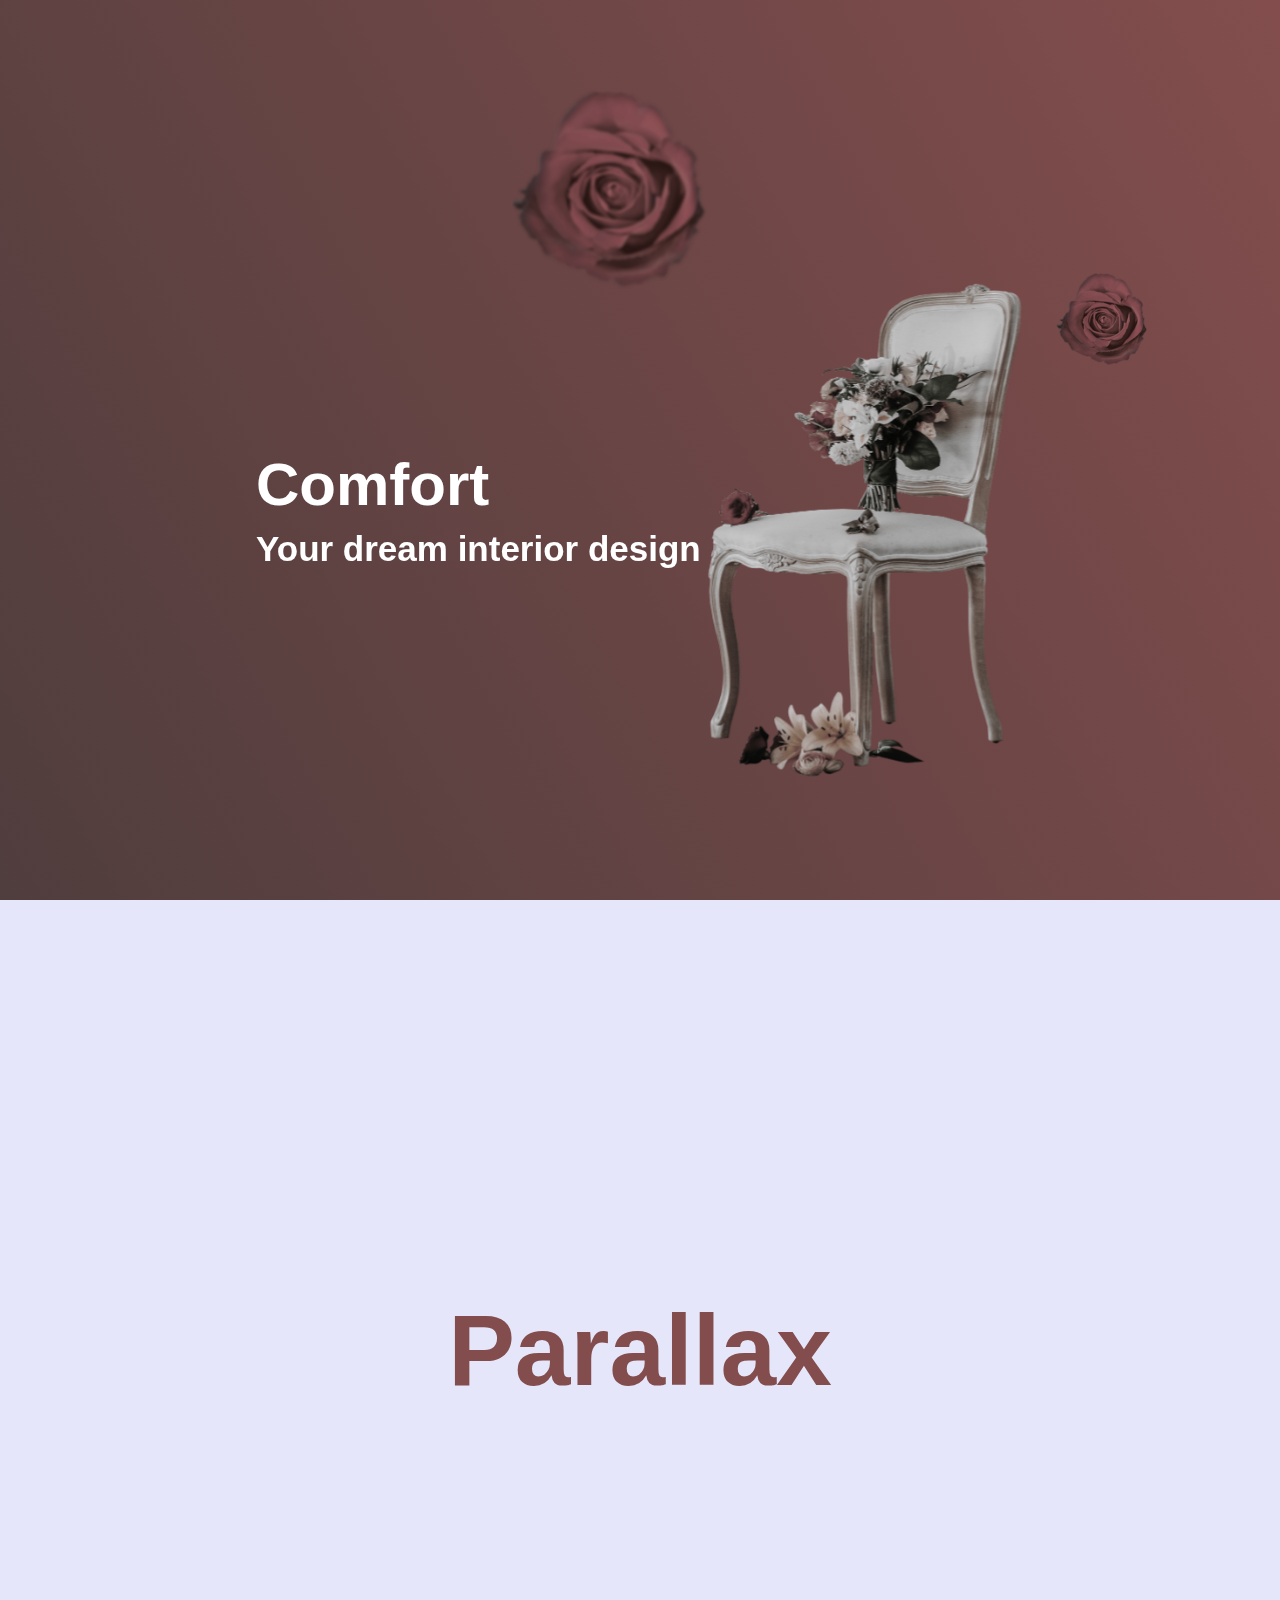
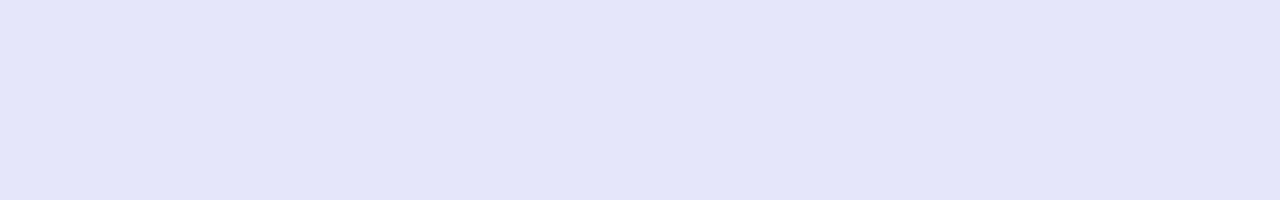
<file: 2.5D-Parallax-Effect/index.html>
<!DOCTYPE html>
<html lang="en">
  <head>
    <meta charset="UTF-8" />
    <meta name="viewport" content="width=device-width, initial-scale=1.0" />
    <link rel="stylesheet" href="style.css" />
    <title>2.5D Parallax Effect</title>
  </head>
  <body>
    <header>
      <div class="intro-text">
        <h1>Comfort</h1>
        <h3>Your dream interior design</h3>
      </div>

      <img class="chair" src="./img/chair-intro.png" alt="chair" />
      <img class="big-rose" src="./img/big-rose.png" alt="big-rose" />
      <img class="small-rose" src="./img/small-rose.png" alt="small-rose" />
    </header>

    <section>
      <h1>Parallax</h1>
    </section>
    <script src="app.js"></script>
  </body>
</html>
</file>
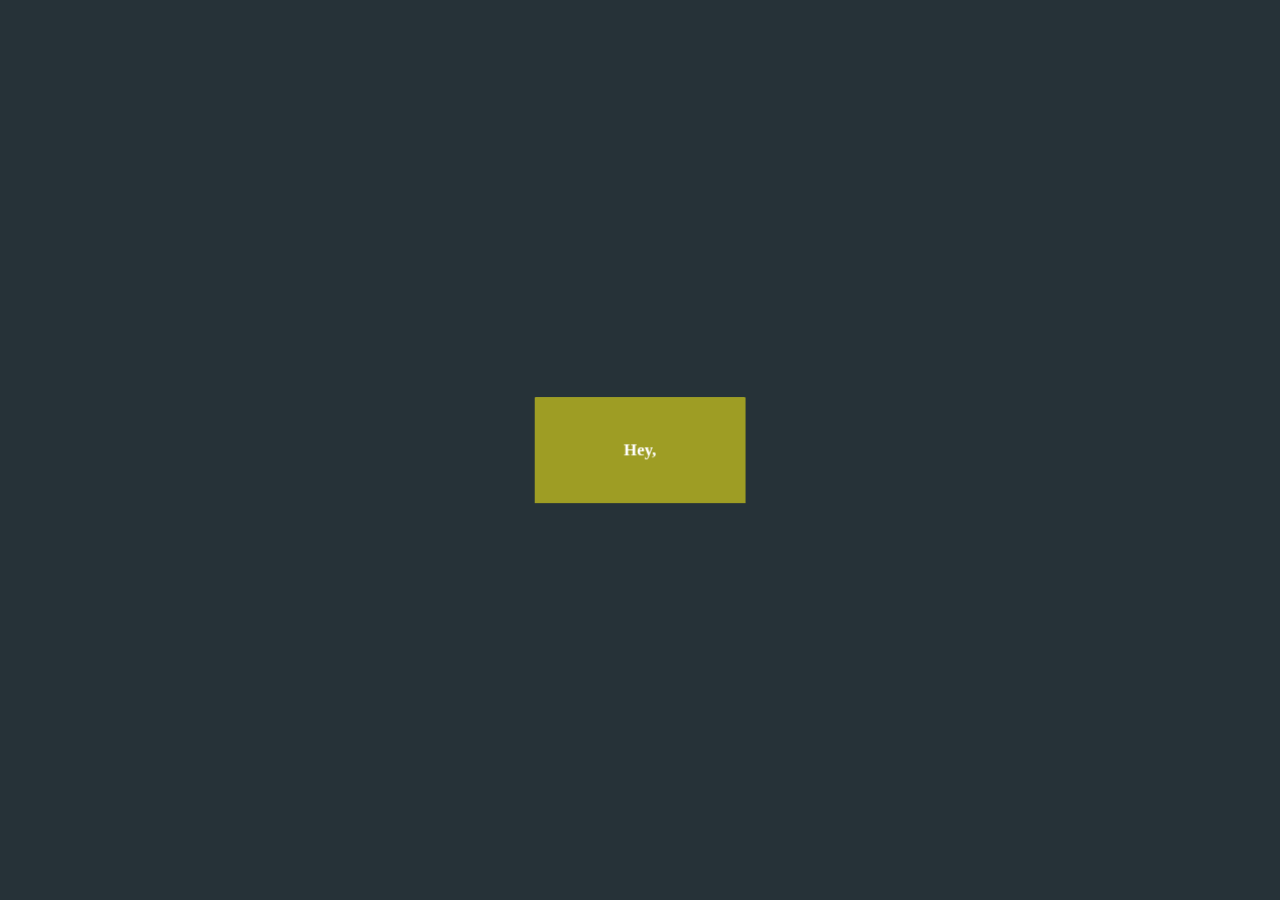
<file: 3DFlipButton/index.html>
<!DOCTYPE html>
<html lang="en">
  <head>
    <meta charset="UTF-8" />
    <meta name="viewport" content="width=device-width, initial-scale=1.0" />
    <title>3D Flip Button</title>

    <link rel="stylesheet" href="style.css" />
  </head>
  <body>
    <div class="container">
      <div class="btn-wrapper">
        <div class="front">Hey,</div>
        <div class="back">There</div>
      </div>
    </div>
  </body>
</html>
</file>
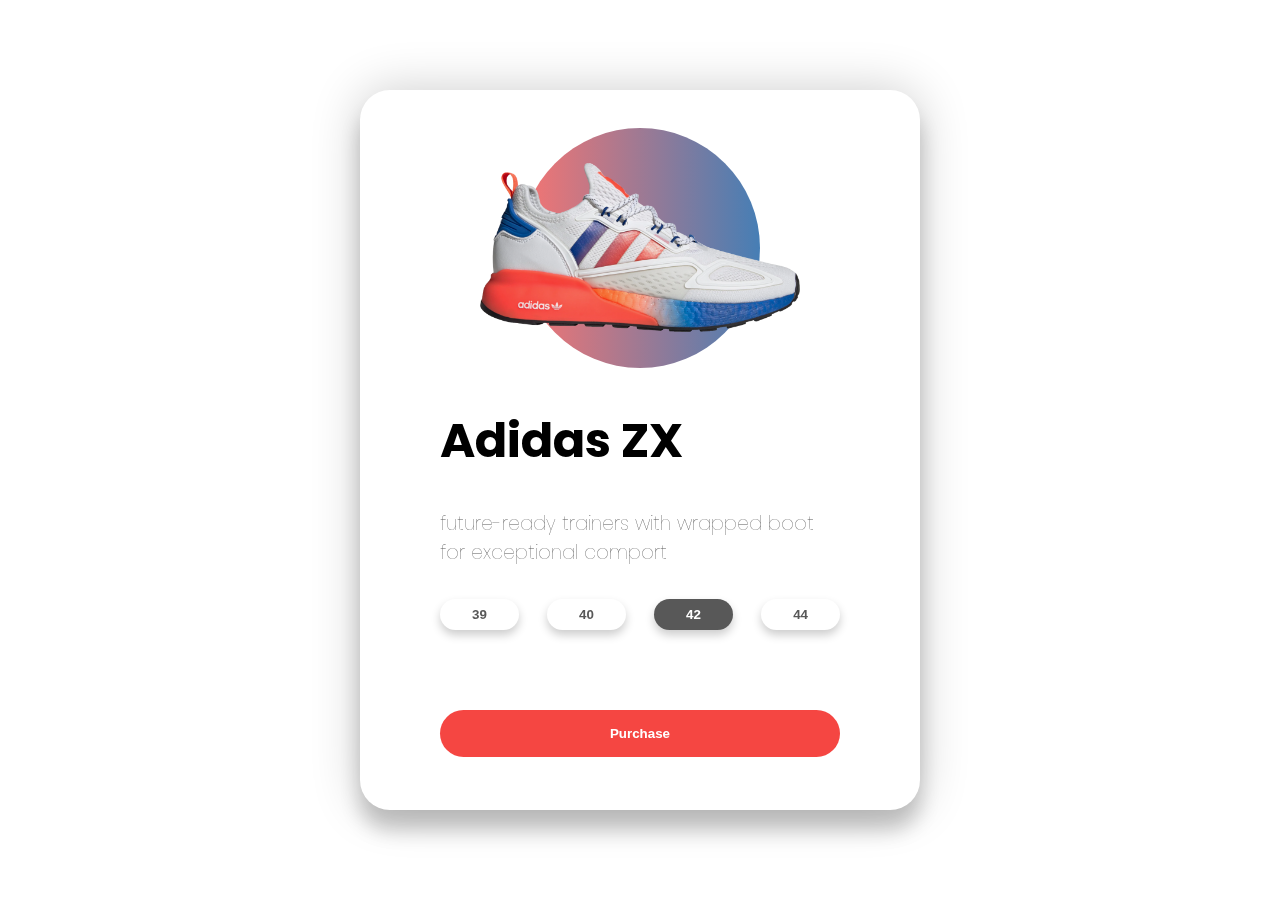
<file: 3DShoesCard/index.html>
<!DOCTYPE html>
<html lang="en">
  <head>
    <meta charset="UTF-8" />
    <meta name="viewport" content="width=device-width, initial-scale=1.0" />
    <link
      href="https://fonts.googleapis.com/css2?family=Poppins:wght@400;500&display=swap"
      rel="stylesheet"
    />
    <link rel="stylesheet" href="style.css" />
    <title>3D Shoes Card</title>
  </head>
  <body>
    <div class="container">
      <div class="card">
        <div class="sneaker">
          <div class="circle"></div>
          <img src="./adidas.png" alt="adidas" />
        </div>

        <div class="info">
          <h1 class="title">Adidas ZX</h1>
          <h3>
            future-ready trainers with wrapped boot for exceptional comport
          </h3>

          <div class="sizes">
            <button>39</button>
            <button>40</button>
            <button class="active">42</button>
            <button>44</button>
          </div>
          <div class="purchase">
            <button>Purchase</button>
          </div>
        </div>
      </div>
    </div>
    <script src="app.js"></script>
  </body>
</html>
</file>
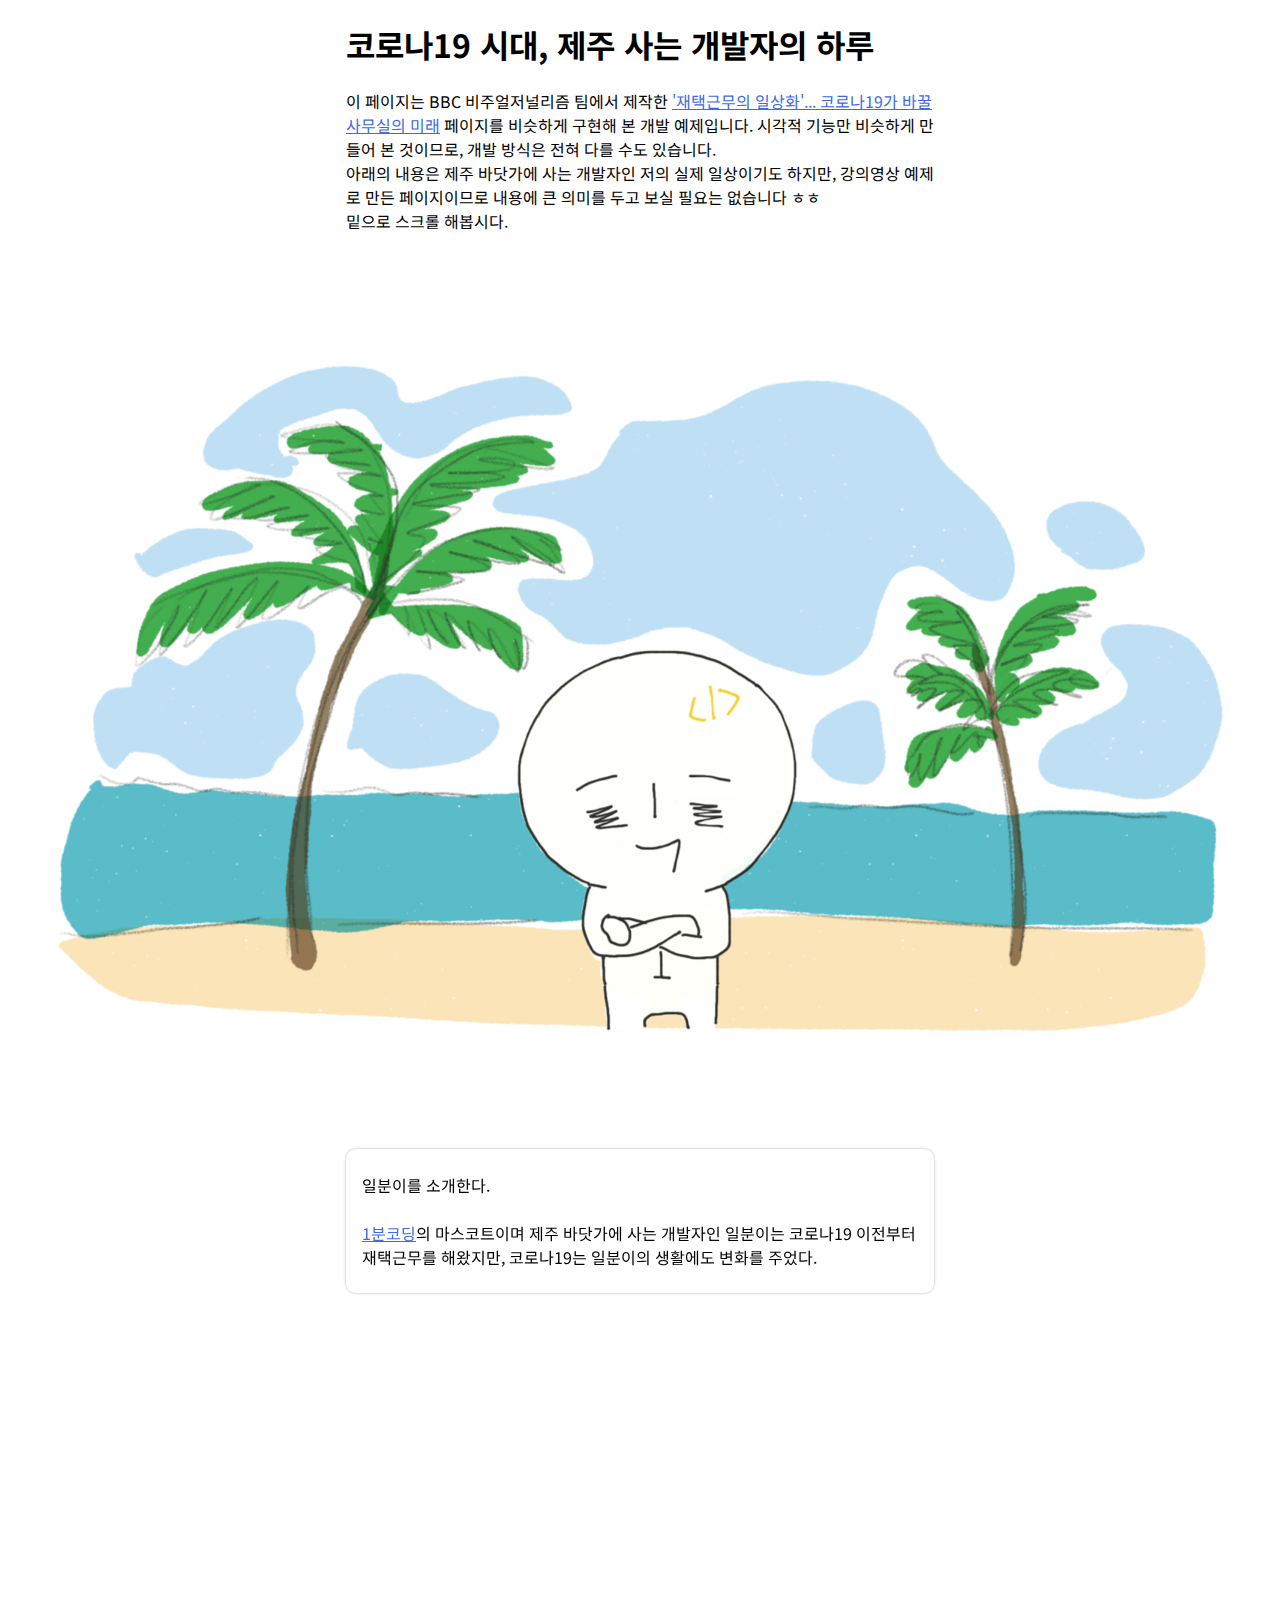
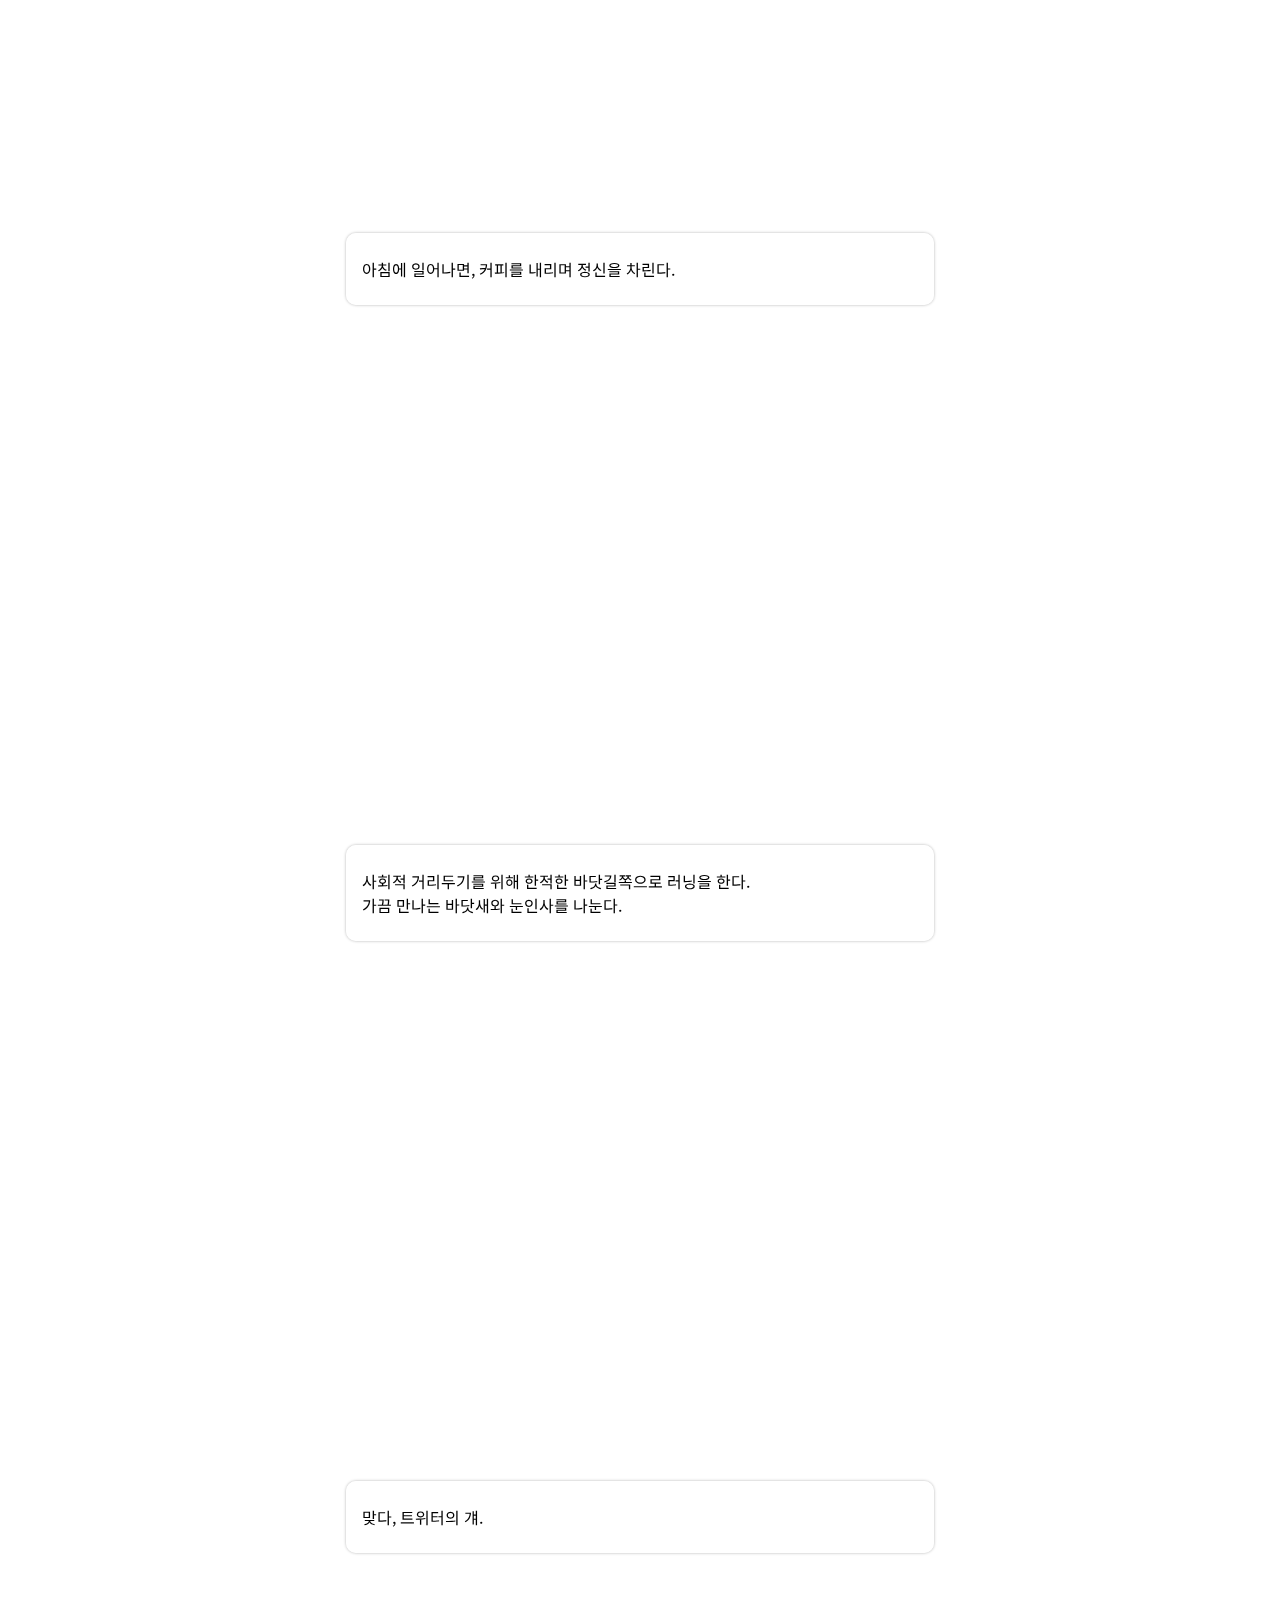
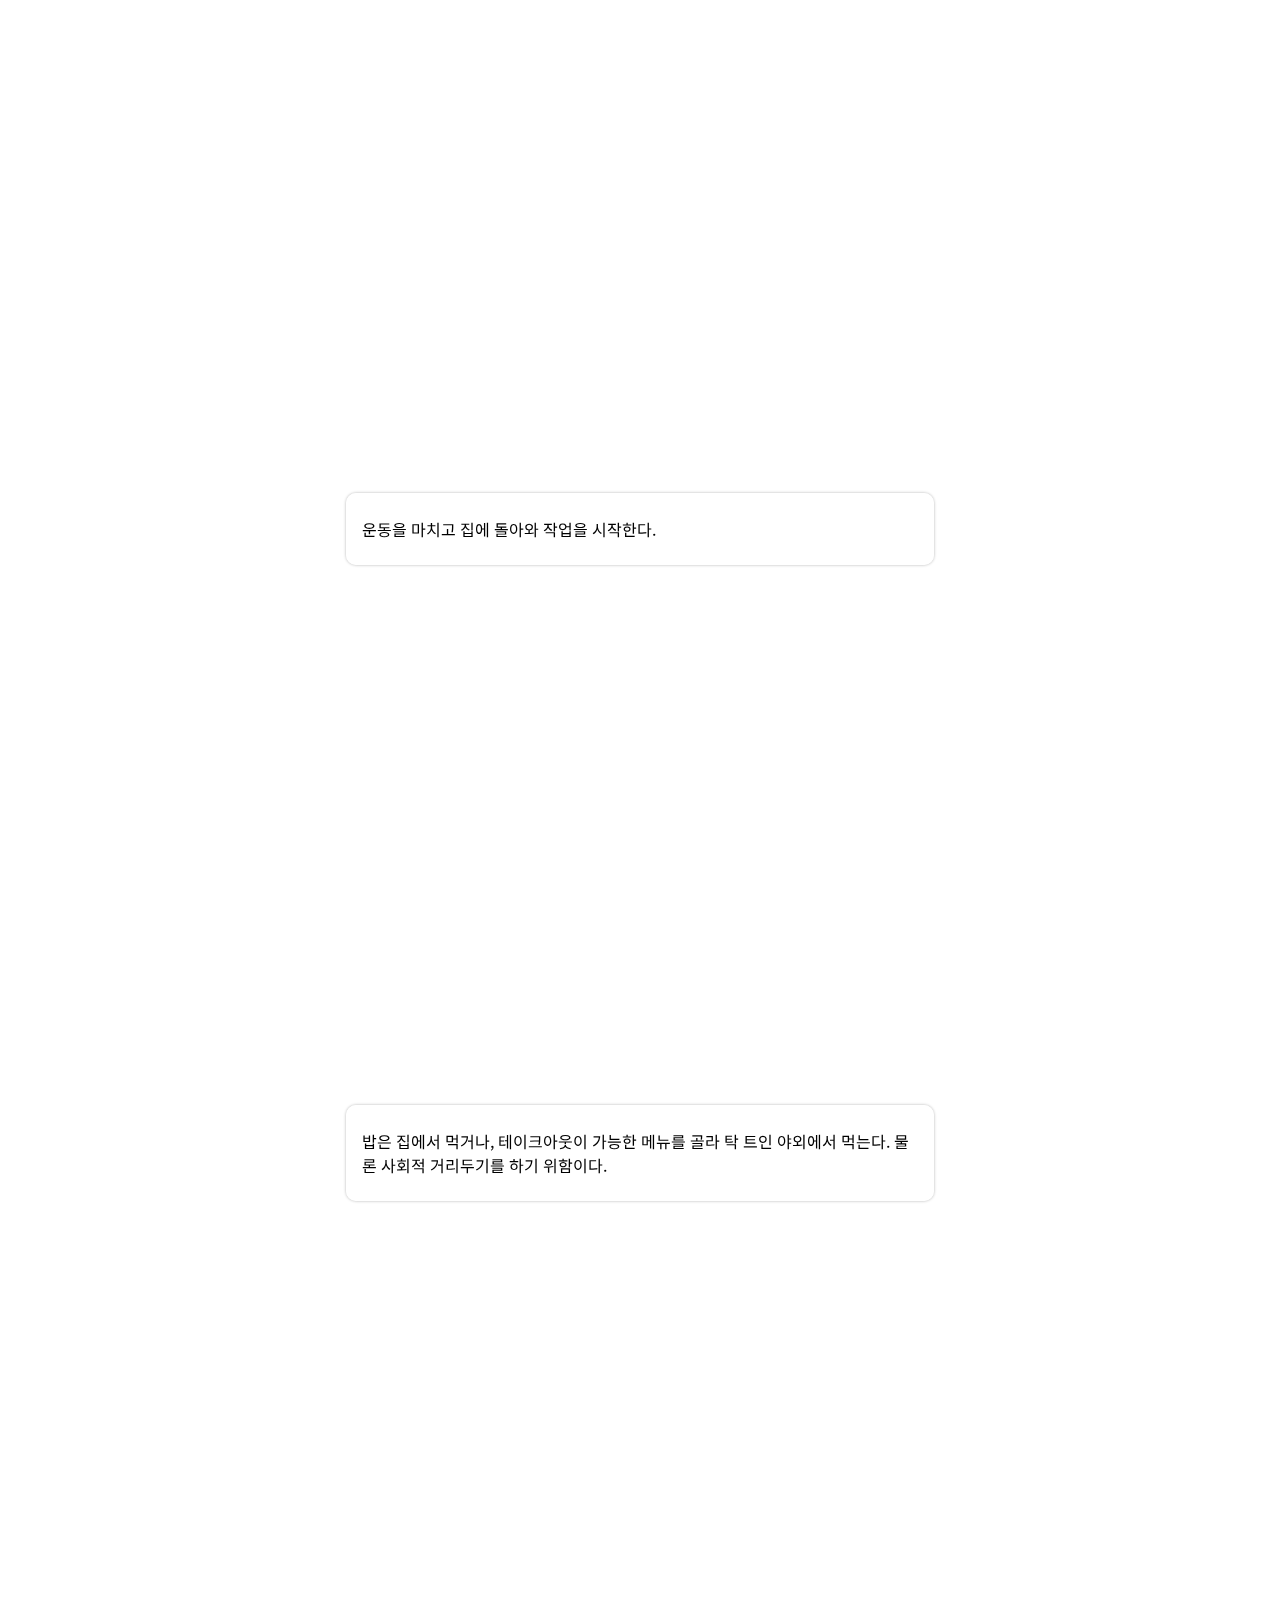
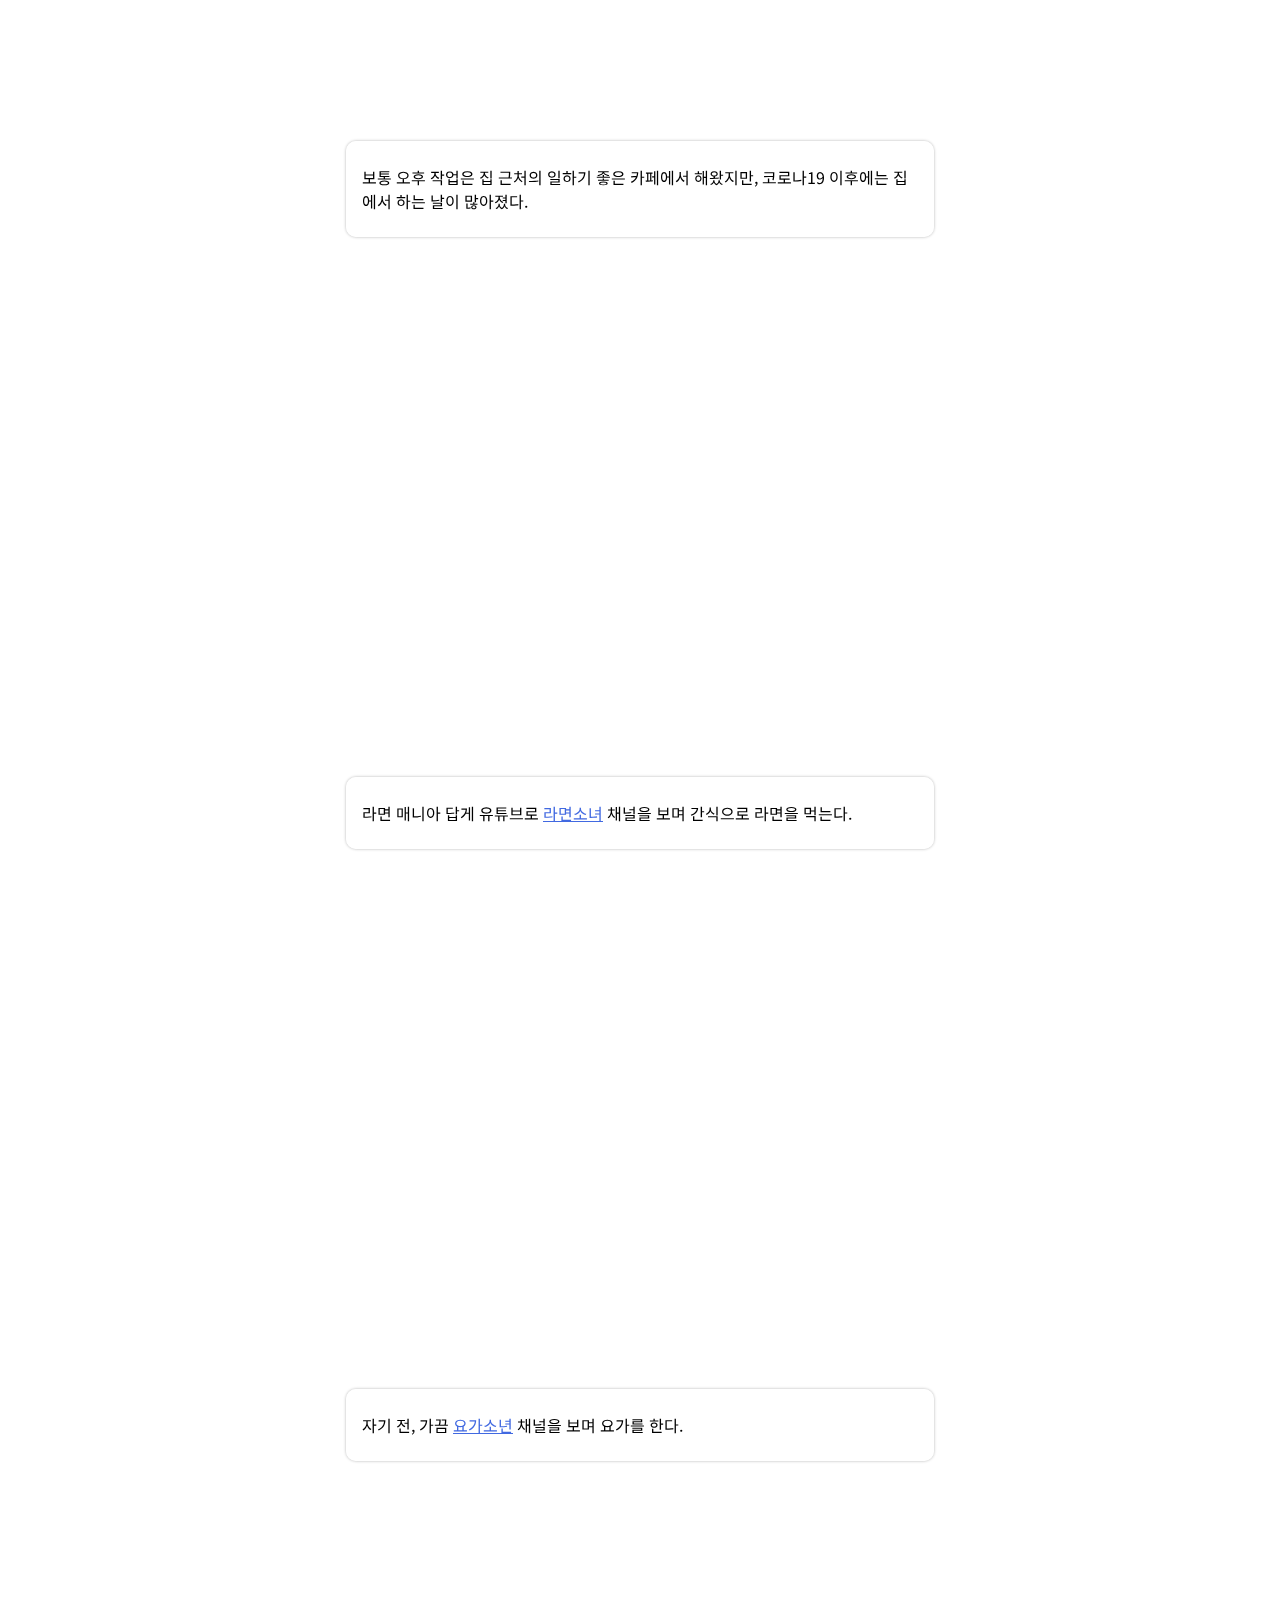
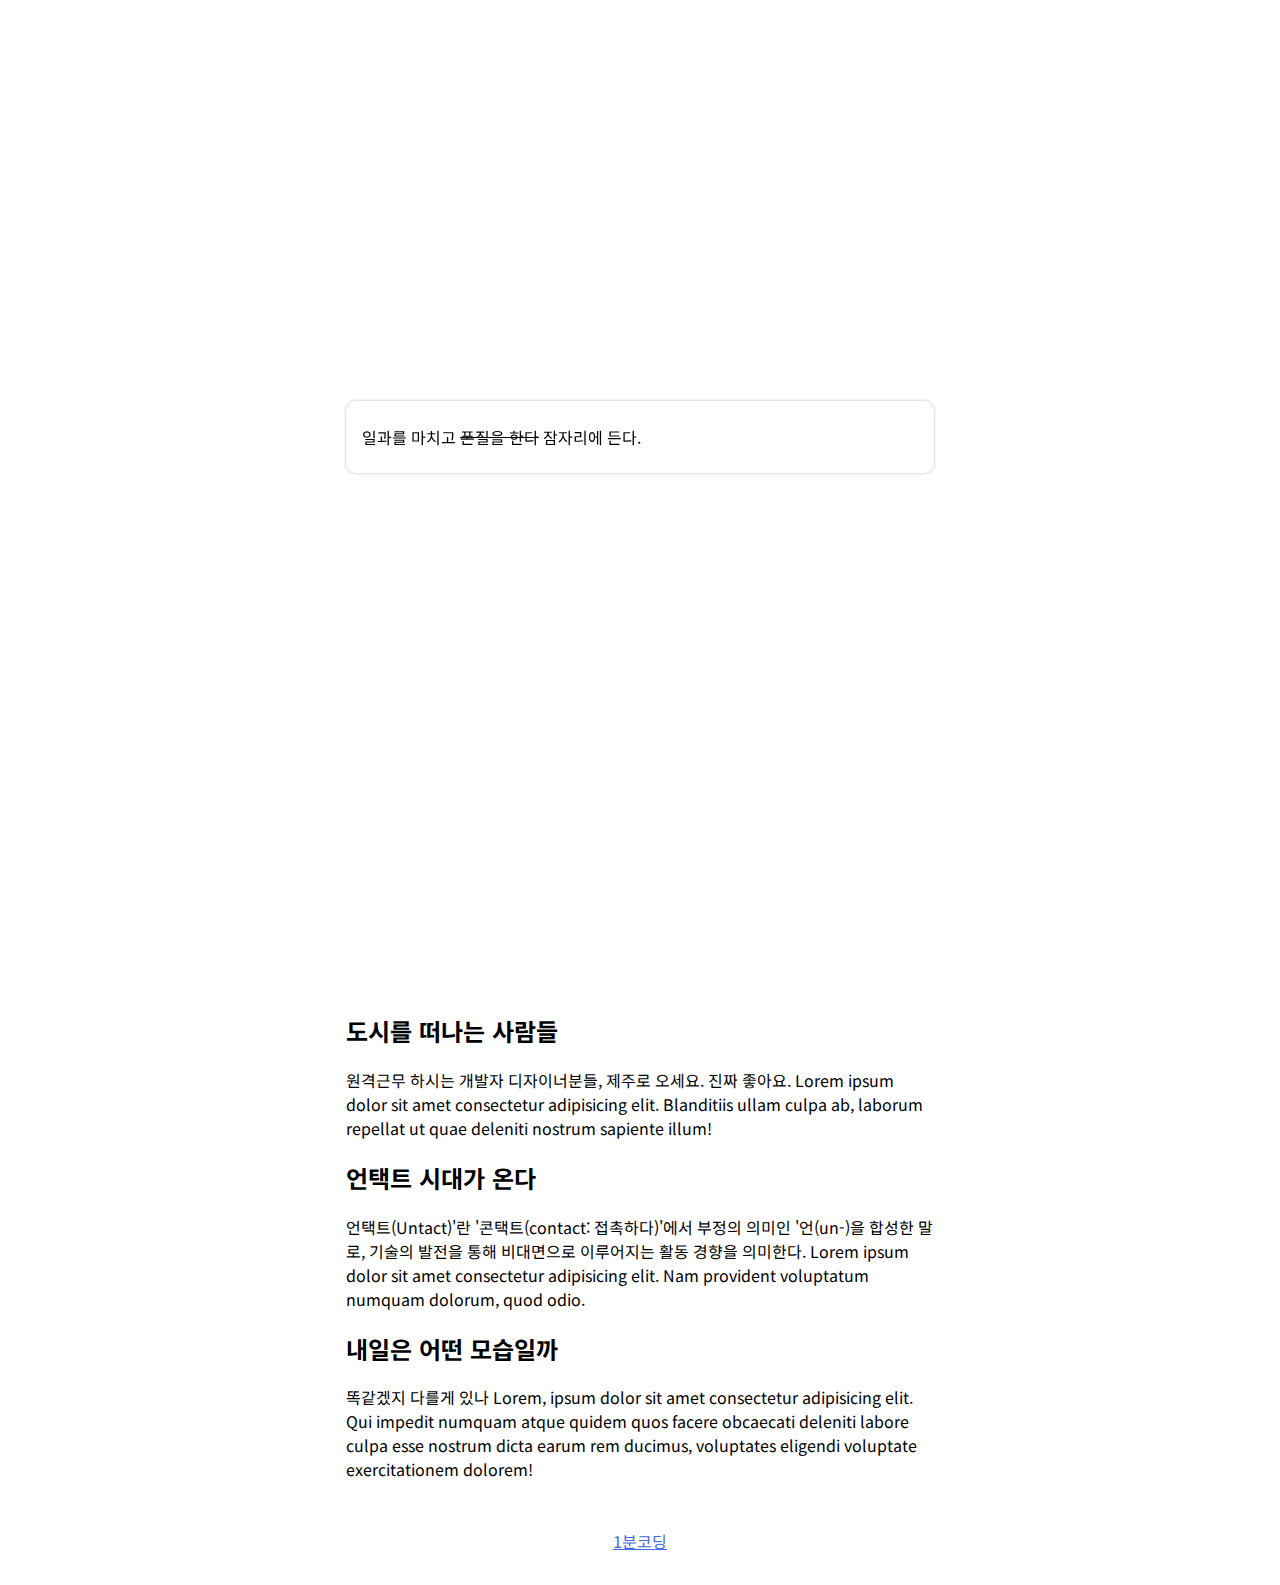
<file: BBClone/index.html>
<!DOCTYPE html>
<html lang="ko">
  <head>
    <meta charset="UTF-8" />
    <meta name="viewport" content="width=device-width, initial-scale=1.0" />
    <title>1분코딩 예제 - 코로나19 시대, 제주 사는 개발자의 하루</title>
    <link
      href="https://fonts.googleapis.com/css2?family=Noto+Sans+KR:wght@400;700&display=swap"
      rel="stylesheet"
    />
    <link rel="stylesheet" href="style.css" />
  </head>
  <body>
    <header class="header">
      <div class="global-width">
        <h1 class="page-title">코로나19 시대, 제주 사는 개발자의 하루</h1>
        <p>
          이 페이지는 BBC 비주얼저널리즘 팀에서 제작한
          <a
            href="https://www.bbc.com/korean/resources/idt-48d3c9a7-4063-4289-9726-611b5ea9d7b5"
            target="_blank"
            >'재택근무의 일상화'... 코로나19가 바꿀 사무실의 미래</a
          >
          페이지를 비슷하게 구현해 본 개발 예제입니다. 시각적 기능만 비슷하게
          만들어 본 것이므로, 개발 방식은 전혀 다를 수도 있습니다.<br />아래의
          내용은 제주 바닷가에 사는 개발자인 저의 실제 일상이기도 하지만,
          강의영상 예제로 만든 페이지이므로 내용에 큰 의미를 두고 보실 필요는
          없습니다 ㅎㅎ<br />밑으로 스크롤 해봅시다.
        </p>
      </div>
    </header>
    <section class="scroll-content">
      <div class="scroll-graphic">
        <div class="graphic-item">
          <img class="scene-img" src="images/00.png" alt="" />
        </div>
        <div class="graphic-item">
          <img class="scene-img" src="images/01.png" alt="" />
        </div>
        <div class="graphic-item" data-action="birdFlies">
          <img class="bird" src="images/bird.gif" alt="" />
          <img class="scene-img" src="images/02.png" alt="" />
        </div>
        <div class="graphic-item">
          <img class="scene-img" src="images/bird.gif" alt="" />
        </div>
        <div class="graphic-item">
          <img class="scene-img" src="images/03.png" alt="" />
        </div>
        <div class="graphic-item" data-action="birdFlies2">
          <img class="bird" src="images/bird.gif" alt="" />
          <img class="scene-img" src="images/04.png" alt="" />
        </div>
        <div class="graphic-item">
          <img class="scene-img" src="images/05.png" alt="" />
        </div>
        <div class="graphic-item">
          <img class="scene-img" src="images/06.png" alt="" />
        </div>
        <div class="graphic-item">
          <img class="scene-img" src="images/07.png" alt="" />
        </div>
        <div class="graphic-item">
          <img class="scene-img" src="images/08.png" alt="" />
        </div>
      </div>
      <div class="scroll-text global-width">
        <div class="step">
          <p>
            일분이를 소개한다.<br /><br /><a
              href="https://studiomeal.com"
              target="_blank"
              >1분코딩</a
            >의 마스코트이며 제주 바닷가에 사는 개발자인 일분이는 코로나19
            이전부터 재택근무를 해왔지만, 코로나19는 일분이의 생활에도 변화를
            주었다.
          </p>
        </div>
        <div class="step">
          <p>아침에 일어나면, 커피를 내리며 정신을 차린다.</p>
        </div>
        <div class="step">
          <p>
            사회적 거리두기를 위해 한적한 바닷길쪽으로 러닝을 한다.<br />가끔
            만나는 바닷새와 눈인사를 나눈다.
          </p>
        </div>
        <div class="step">
          <p>맞다, 트위터의 걔.</p>
        </div>
        <div class="step">
          <p>운동을 마치고 집에 돌아와 작업을 시작한다.</p>
        </div>
        <div class="step">
          <p>
            밥은 집에서 먹거나, 테이크아웃이 가능한 메뉴를 골라 탁 트인 야외에서
            먹는다. 물론 사회적 거리두기를 하기 위함이다.
          </p>
        </div>
        <div class="step">
          <p>
            보통 오후 작업은 집 근처의 일하기 좋은 카페에서 해왔지만, 코로나19
            이후에는 집에서 하는 날이 많아졌다.
          </p>
        </div>
        <div class="step">
          <p>
            라면 매니아 답게 유튜브로
            <a
              href="https://www.youtube.com/channel/UCYzTR8jV9_xv1p25N2dNBQQ"
              target="_blank"
              >라면소녀</a
            >
            채널을 보며 간식으로 라면을 먹는다.
          </p>
        </div>
        <div class="step">
          <p>
            자기 전, 가끔
            <a
              href="https://www.youtube.com/channel/UCkTRKCuFrRiXQm_gMG1uDvg"
              target="_blank"
              >요가소년</a
            >
            채널을 보며 요가를 한다.
          </p>
        </div>
        <div class="step">
          <p>
            일과를 마치고
            <span class="strikethrough">폰질을 한다</span> 잠자리에 든다.
          </p>
        </div>
      </div>
    </section>
    <section class="normal-content global-width">
      <h2>도시를 떠나는 사람들</h2>
      <p>
        원격근무 하시는 개발자 디자이너분들, 제주로 오세요. 진짜 좋아요. Lorem
        ipsum dolor sit amet consectetur adipisicing elit. Blanditiis ullam
        culpa ab, laborum repellat ut quae deleniti nostrum sapiente illum!
      </p>
      <h2>언택트 시대가 온다</h2>
      <p>
        언택트(Untact)'란 '콘택트(contact: 접촉하다)'에서 부정의 의미인
        '언(un-)을 합성한 말로, 기술의 발전을 통해 비대면으로 이루어지는 활동
        경향을 의미한다. Lorem ipsum dolor sit amet consectetur adipisicing
        elit. Nam provident voluptatum numquam dolorum, quod odio.
      </p>
      <h2>내일은 어떤 모습일까</h2>
      <p>
        똑같겠지 다를게 있나 Lorem, ipsum dolor sit amet consectetur adipisicing
        elit. Qui impedit numquam atque quidem quos facere obcaecati deleniti
        labore culpa esse nostrum dicta earum rem ducimus, voluptates eligendi
        voluptate exercitationem dolorem!
      </p>
    </section>
    <footer class="global-footer">
      <a
        href="https://www.youtube.com/channel/UC_s1FC7s5YVwDImzv-WG93Q"
        target="blank"
        >1분코딩</a
      >
    </footer>

    <script src="main.js"></script>
  </body>
</html>
</file>
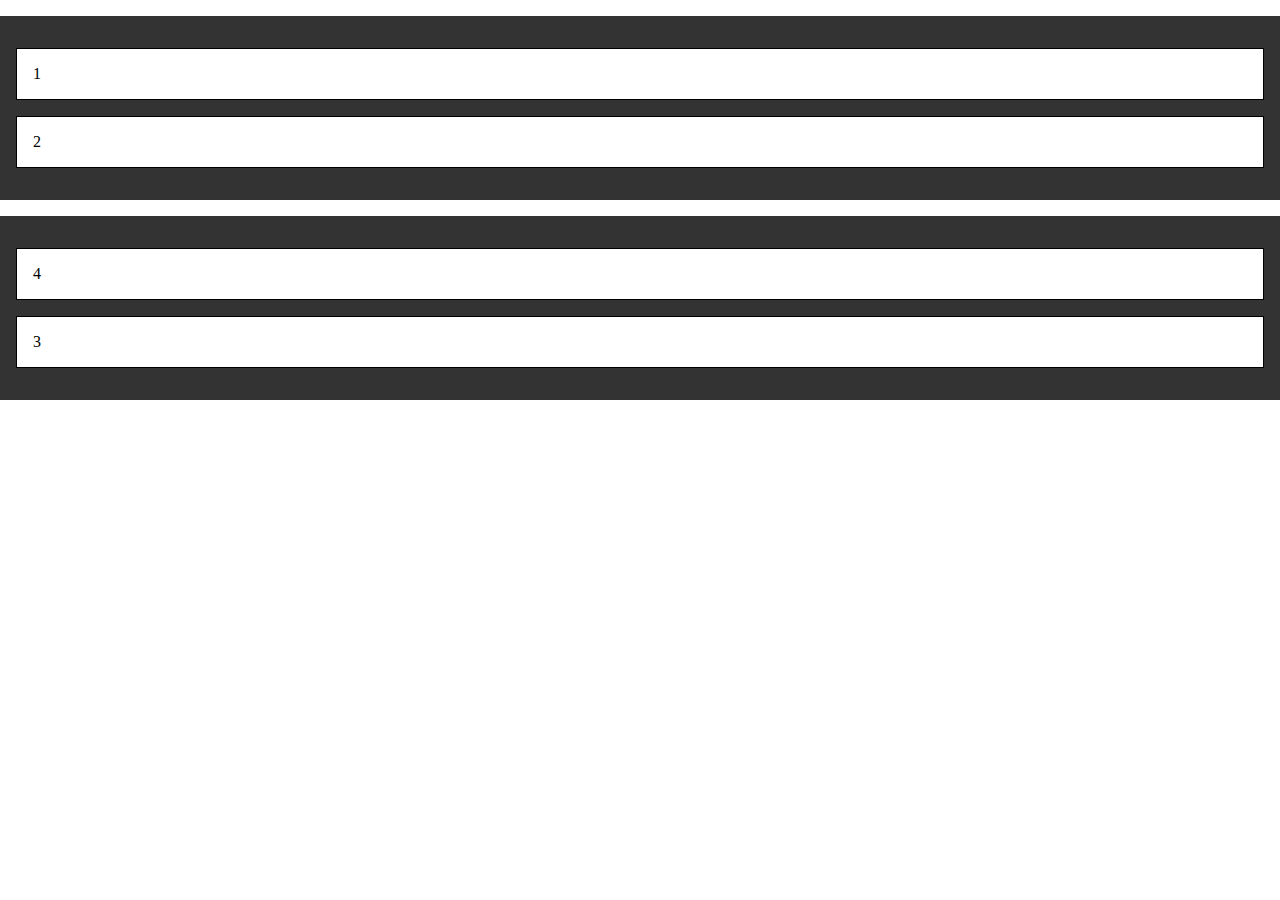
<file: DragNDrop/index.html>
<!DOCTYPE html>
<html lang="en">
  <head>
    <meta charset="UTF-8" />
    <meta name="viewport" content="width=device-width, initial-scale=1.0" />

    <link rel="stylesheet" href="style.css" />
    <title>Drag N Drop</title>
  </head>
  <body>
    <div class="container">
      <p class="draggable" draggable="true">1</p>
      <p class="draggable" draggable="true">2</p>
    </div>
    <div class="container">
      <p class="draggable" draggable="true">4</p>
      <p class="draggable" draggable="true">3</p>
    </div>
    <script src="app.js"></script>
  </body>
</html>
</file>
<file: 2.5D-Parallax-Effect/style.css>
* {
  margin: 0;
  padding: 0;
  box-sizing: border-box;
}

body {
  perspective: 1000px;
}

header {
  min-height: 100vh;
  background: linear-gradient(240deg, #834d4d, #503d3d);
  position: sticky;
  top: 0;

  color: #fff;
  font-family: sans-serif;

  /* Wow... header 를 스크롤 만큼 움직이는데 z-index를 -1 줘서 다음 요소에 가려지게 한다니! */
  z-index: -1;

  transform-style: preserve-3d;
}

.intro-text h1 {
  font-size: 60px;
  margin-bottom: 10px;
}
.intro-text h3 {
  font-size: 35px;
}

.intro-text {
  position: absolute;
  top: 50%;
  left: 20%;
  transform: translateY(-20%, -50%);
}

.chair {
  height: 700px;
  position: absolute;
  top: 90%;
  right: 10%;
  transform: translate(-10%, -90%);
}

.big-rose {
  position: absolute;
  height: 200px;
  top: 10%;
  left: 40%;
}

.small-rose {
  position: absolute;
  height: 100px;
  top: 30%;
  right: 10%;
}

section {
  min-height: 100vh;
  color: #834d4d;
  display: flex;
  justify-content: center;
  align-items: center;
  font-family: sans-serif;
  font-size: 50px;
  background-color: lavender;
}
</file>
<file: 3DFlipButton/style.css>
* {
  margin: 0;
  padding: 0;
  box-sizing: border-box;
}

body {
  background: #263238;
}

.container {
  display: flex;
  justify-content: center;
  align-items: center;
  min-height: 100vh;
  perspective: 1000px;
}

.btn-wrapper {
  width: 200px;
  height: 100px;
  text-align: center;
  color: #fff;
  font-weight: bold;
  cursor: pointer;
  line-height: 100px;
  transition: 0.5s;
  transform-style: preserve-3d;
}

.btn-wrapper:hover {
  transform: rotateX(-90deg);
}

.front {
  background: #9e9d24;
  height: 100px;
  transform: translateZ(50px);
}

.back {
  background: #afb42b;
  height: 100px;
  transform: rotateX(90deg) translateZ(150px);
}
</file>
<file: 3DShoesCard/style.css>
* {
  margin: 0;
  padding: 0;
  box-sizing: border-box;
}

body {
  font-family: "Poppins", sans-serif;
  min-height: 100vh;
  display: flex;
  align-items: center;
  justify-content: center;
  perspective: 1000px;
}
.container {
  width: 50%;
  display: flex;
  justify-content: center;
  align-items: center;
}
.card {
  transform-style: preserve-3d;
  min-height: 80vh;
  width: 35rem;
  border-radius: 30px;
  padding: 0rem 5rem;
  box-shadow: 0 20px 20px rgba(0, 0, 0, 0.2), 0px 0px 50px rgba(0, 0, 0, 0.2);
  transform-style: preserve-3d;
  user-select: none;
}

.sneaker {
  min-height: 35vh;
  display: flex;
  align-items: center;
  justify-content: center;
}
.sneaker img {
  width: 20rem;
  z-index: 2;
  transition: all 0.75s ease-out;
}
.circle {
  width: 15rem;
  height: 15rem;
  background: linear-gradient(
    to right,
    rgba(245, 70, 66, 0.75),
    rgba(8, 83, 156, 0.75)
  );
  position: absolute;
  border-radius: 50%;
  z-index: 1;
}

.info h1 {
  font-size: 3rem;
  transition: all 0.75s ease-out;
}
.info h3 {
  font-size: 1.2rem;
  padding: 2rem 0rem;
  color: #585858;
  font-weight: lighter;
  transition: all 0.75s ease-out;
}
.sizes {
  display: flex;
  justify-content: space-between;
  transition: all 0.75s ease-out;
}
.sizes button {
  padding: 0.5rem 2rem;
  background: none;
  border: none;
  box-shadow: 0px 5px 10px rgba(0, 0, 0, 0.2);
  border-radius: 30px;
  cursor: pointer;
  font-weight: bold;
  color: #585858;
}
button.active {
  background: #585858;
  color: white;
}
.purchase {
  margin-top: 5rem;
  transition: all 0.75s ease-out;
}
.purchase button {
  width: 100%;
  padding: 1rem 0rem;
  background: #f54642;
  border: none;
  color: white;
  cursor: pointer;
  border-radius: 30px;
  font-weight: bolder;
  transition: all 0.75s ease-out;
}
</file>
<file: BBClone/style.css>
html {
  font-family: "Noto Sans KR", sans-serif;
}
body {
  margin: 0;
}
div,
section,
header,
footer,
p,
h1,
h2 {
  box-sizing: border-box;
}
a {
  color: royalblue;
}
img {
  /* 이미지는 반응형으로 동작 할 수 있게, 컨테이너가 줄어들었을 때 이미지도 같이 줄어들게 처리 */
  max-width: 100%;
  height: auto;
}

.global-width {
  max-width: 620px;
  margin: 0 auto;

  /* 기본 폰트 사이즈 16px 이므로 1rem = 16px */
  padding: 0 1rem;
}
.scroll-graphic {
  /* 스크롤 도중 화면 끝에 걸리면 이미지는 멈추고 스크롤만 동작하는 효과를 준다. */
  position: sticky;
  top: 0;

  /* sticky를 사용하면 높이가 없어지므로 높이를 따로 지정해줘야 한다. */
  height: 100vh;

  /* 새 위치가 이동함에 따라 스크롤 발생 */
  overflow-x: hidden;
}

.graphic-item {
  /* 이미지를 하나로 곂치기 위해 absolute 를 사용한다. */
  position: absolute;
  left: 0;
  top: 0;

  /* 좌우 화면을 꽉 채우고 가운데 정렬 */
  display: flex;
  align-items: center;
  justify-content: center;
  width: 100%;

  /* 기본 값 0 */
  opacity: 0;
  transition: 0.5s;

  /* 브라우저에게 미리 알려준다. 너무 많이 사용하면 느려질 수 있다. */
  will-change: opacity;
}

.visible {
  opacity: 1;
}
.scene-img {
  max-height: 100vh;
}
.scroll-text {
  /* static 이 아니면 z-index를 가지고 있어서 숫자에따라 위치가 지정되고, 지정이 되어있지 않으면 아래 있는 영역이 위로 올라온다. */
  position: relative;
}

.step {
  margin-bottom: 60vh;
  background: rgba(255, 255, 255, 0.8);
  padding: 0.5rem 1rem;
  border-radius: 10px;
  box-shadow: rgba(0, 0, 0, 0.3) 0 0 3px;
}

.bird {
  position: absolute;
  left: 0;
  bottom: 70%;
  width: 100px;

  /* translate 에 %를 사용하면 내 크기가 된다. */
  transform: translateX(-100%);
  /* 0.5초 이후에 일정한 속도로 이동한다. */
  transition: 1.5s 0.5s linear;
}

[data-index="5"] .bird {
  left: 30%;
  bottom: 30%;
}

.global-footer {
  padding: 2rem 0;
  text-align: center;
}

.strikethrough {
  text-decoration: line-through;
}
</file>
<file: DragNDrop/style.css>
body {
  margin: 0;
}

.container {
  background-color: #333;
  padding: 1rem;
  margin-top: 1rem;
}

.draggable {
  padding: 1rem;
  background-color: #fff;
  border: 1px solid #000;
  cursor: move;
}
.draggable.dragging {
  opacity: 0.5;
}
</file>
